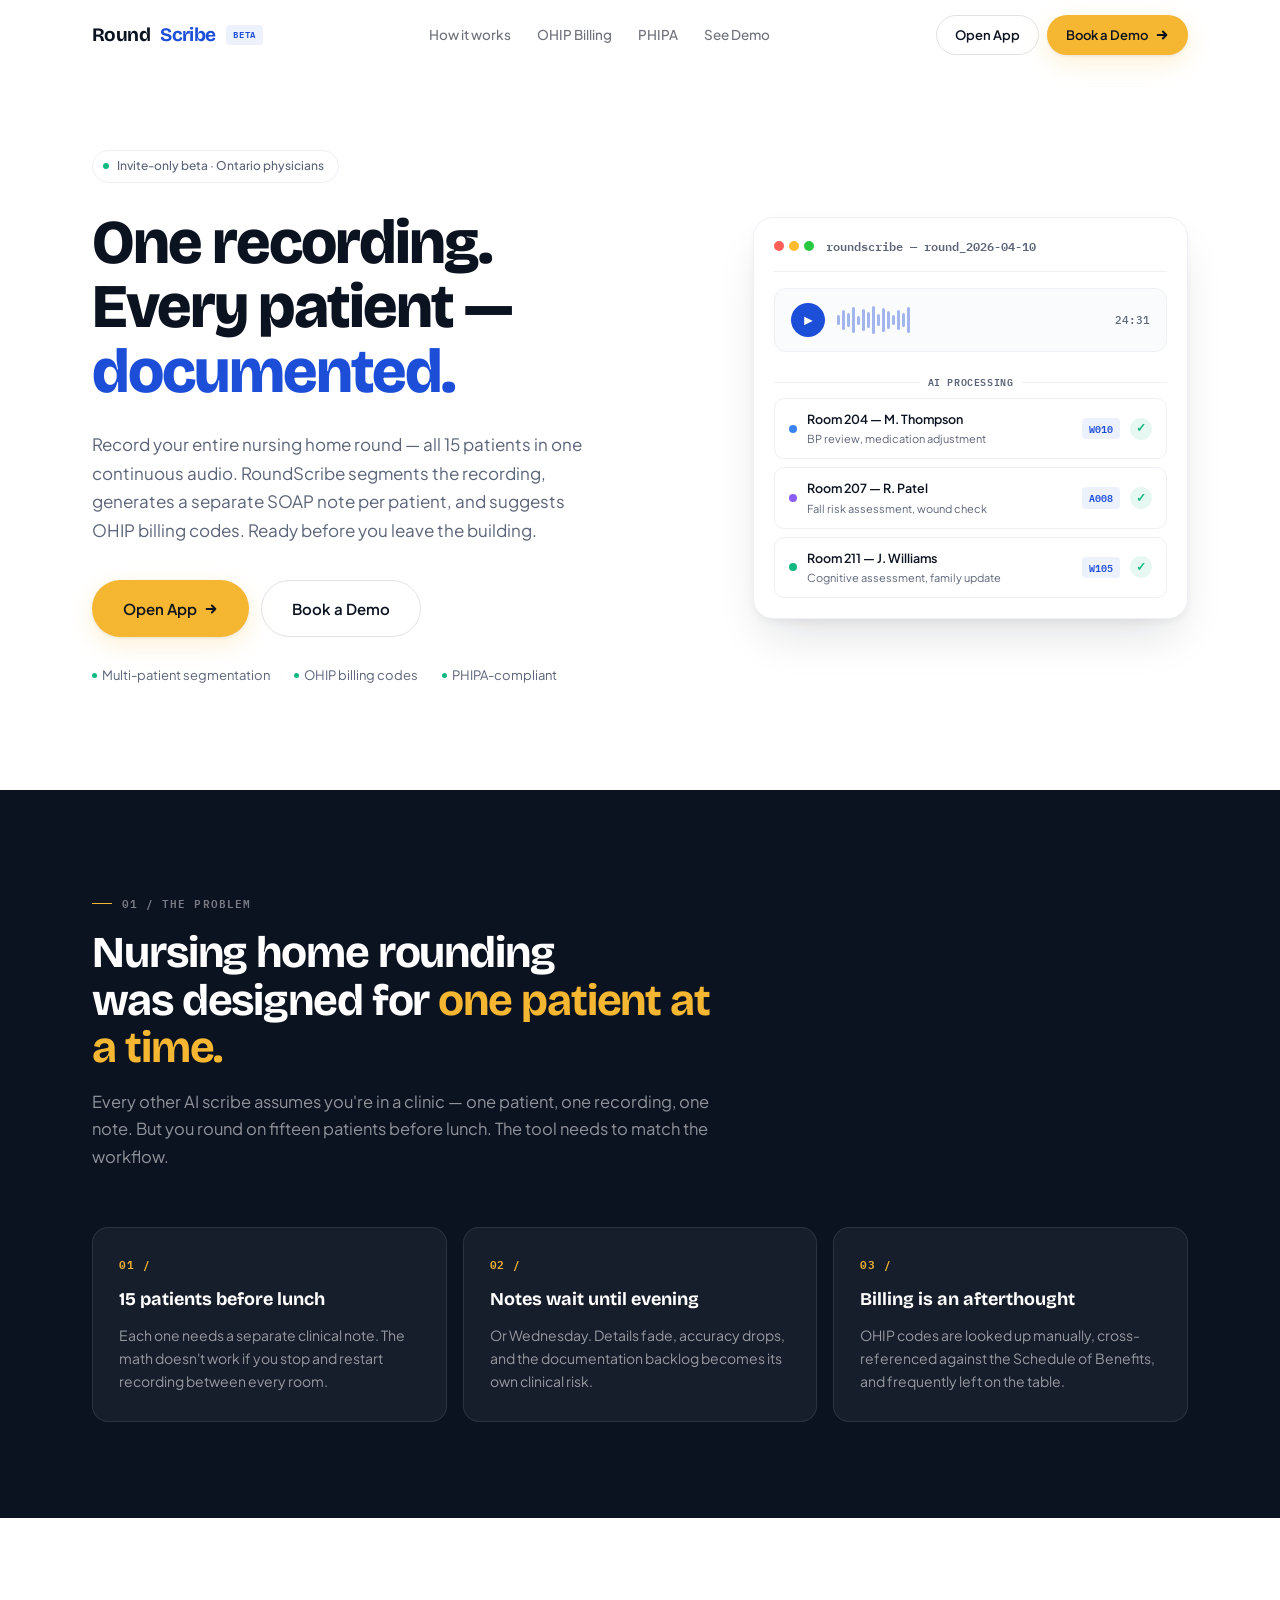
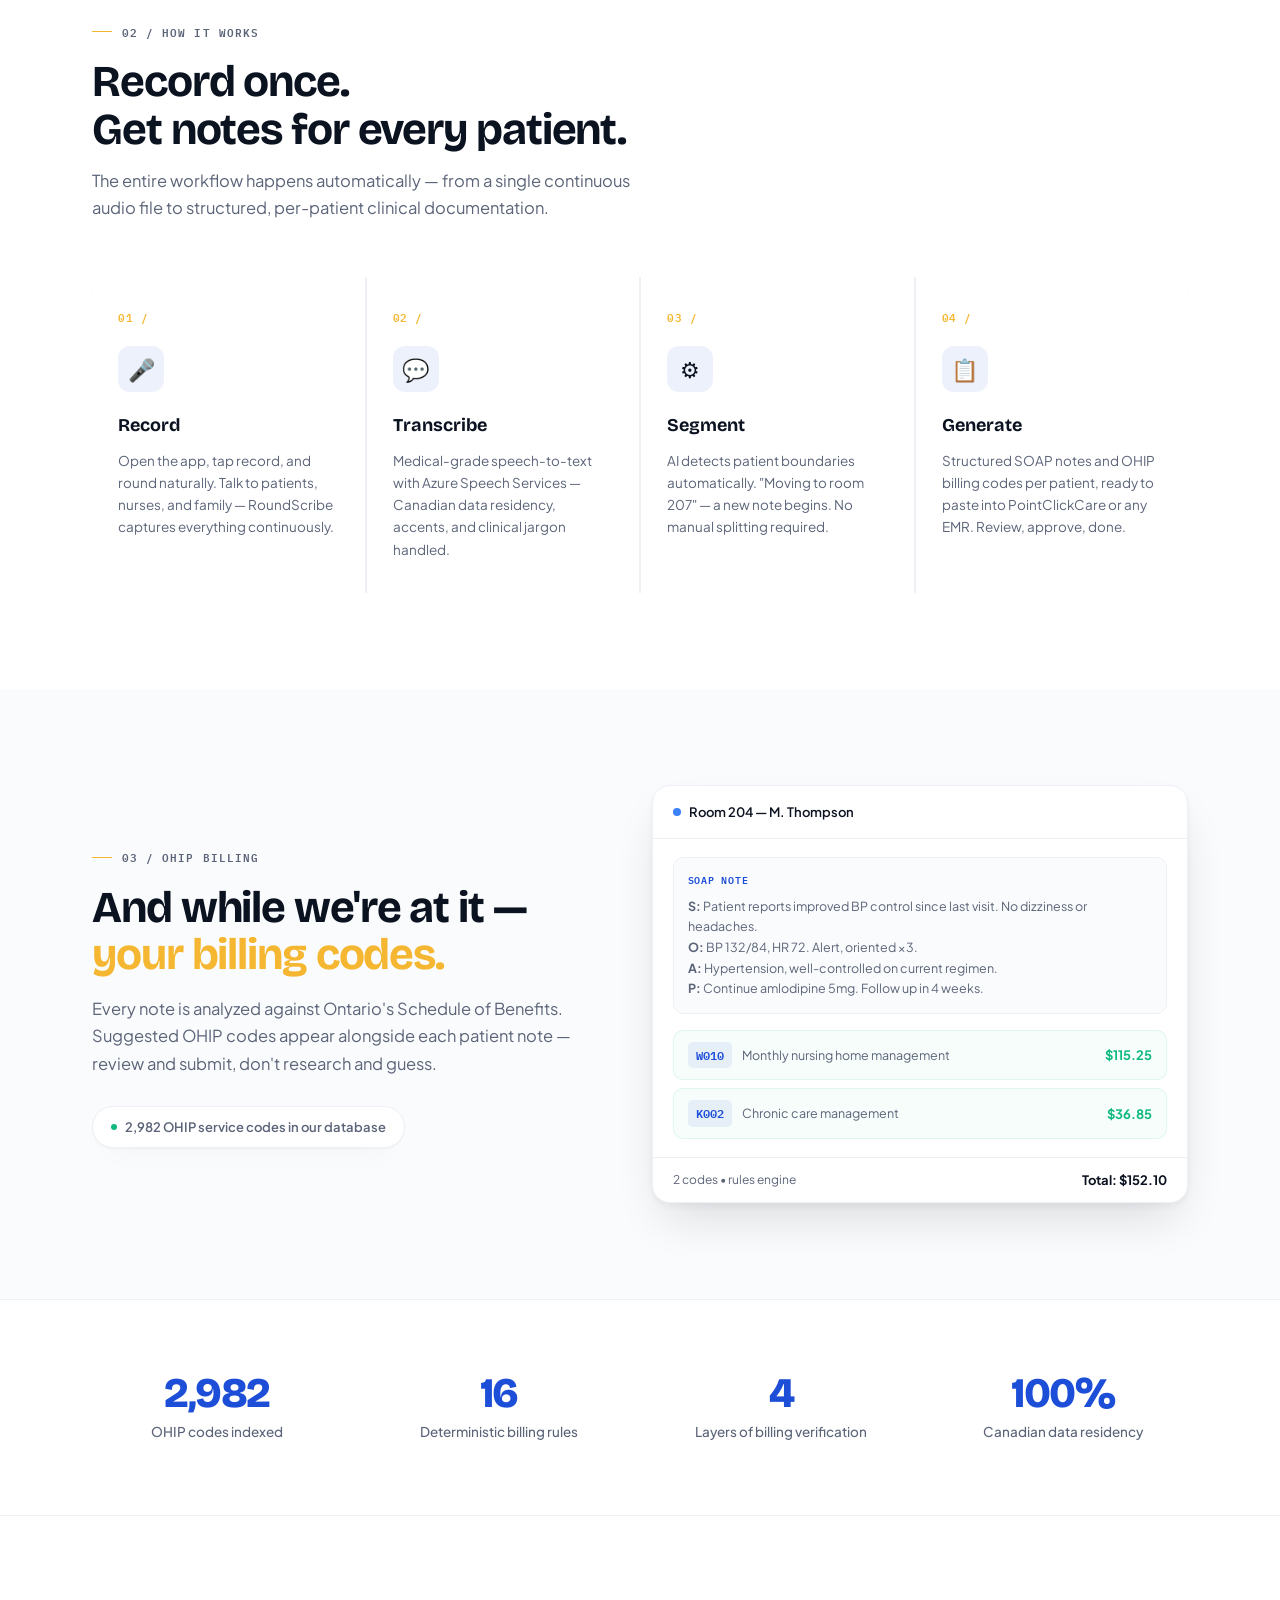
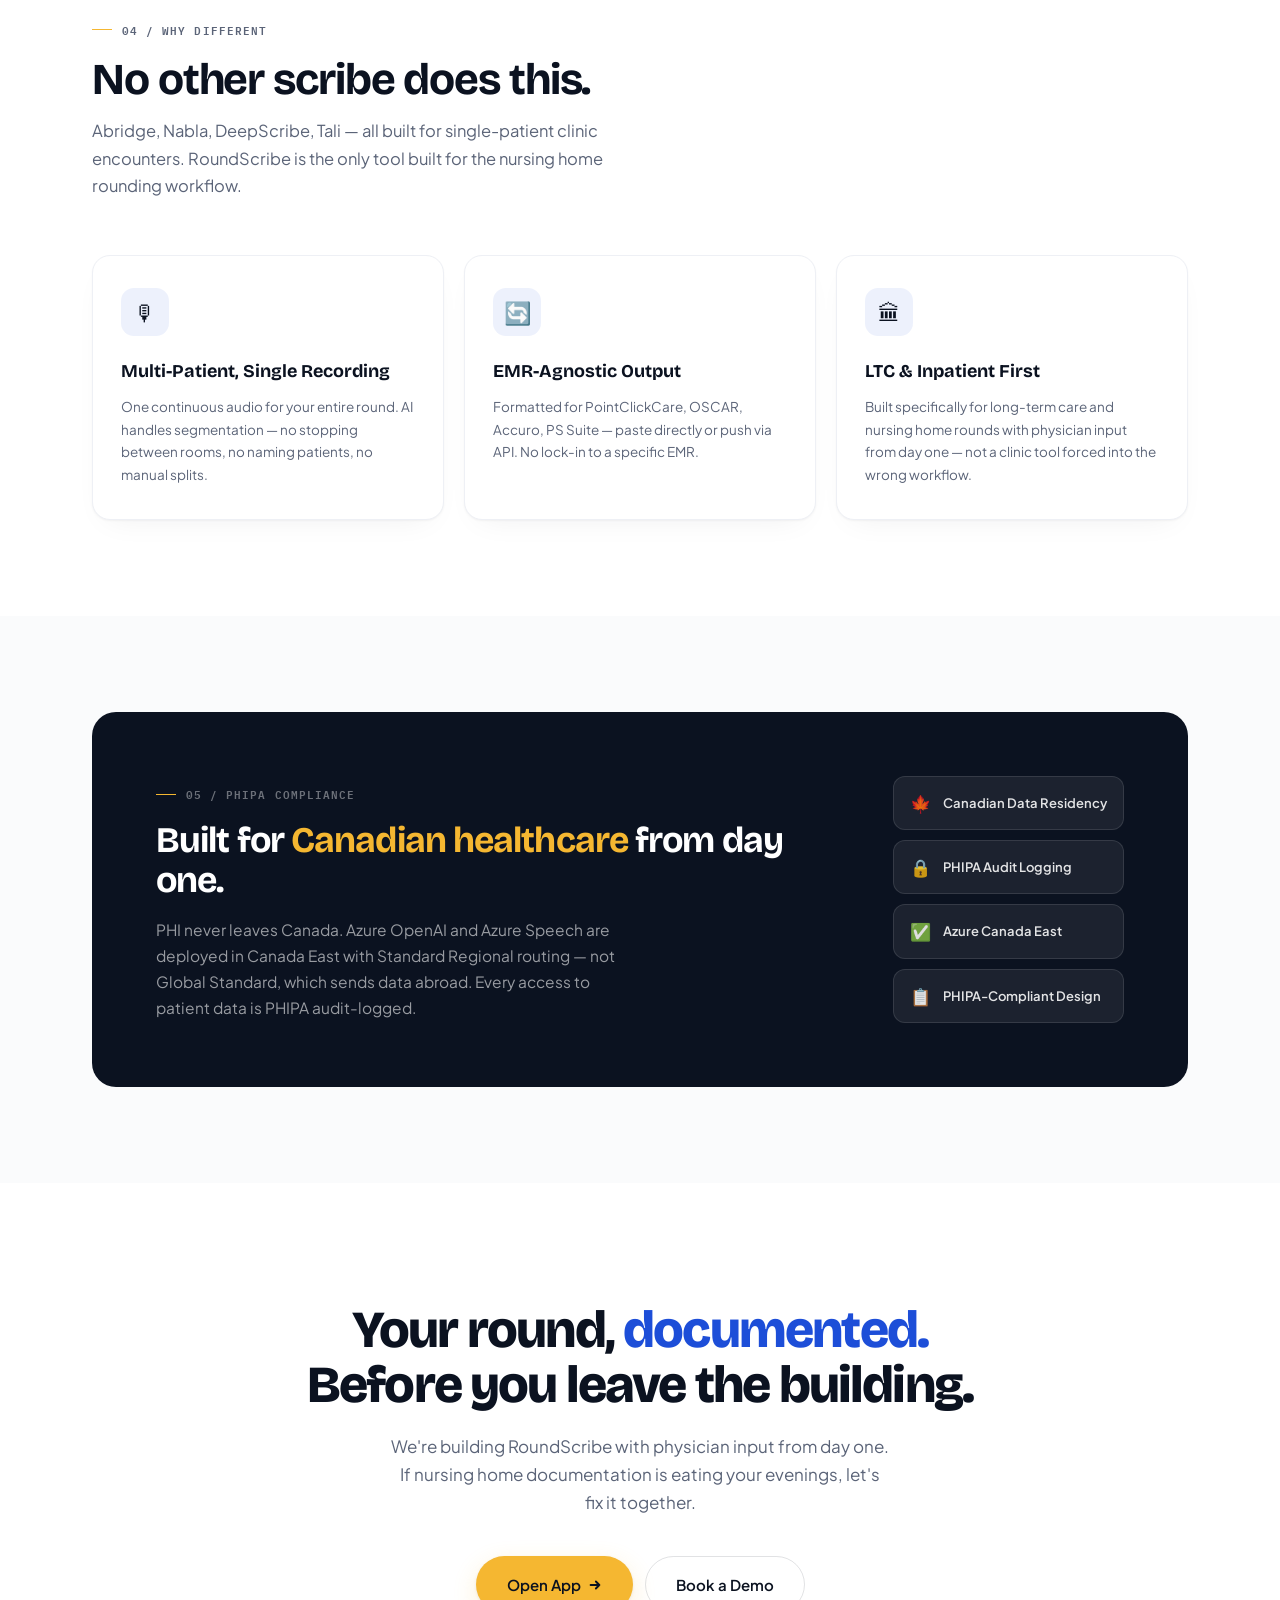
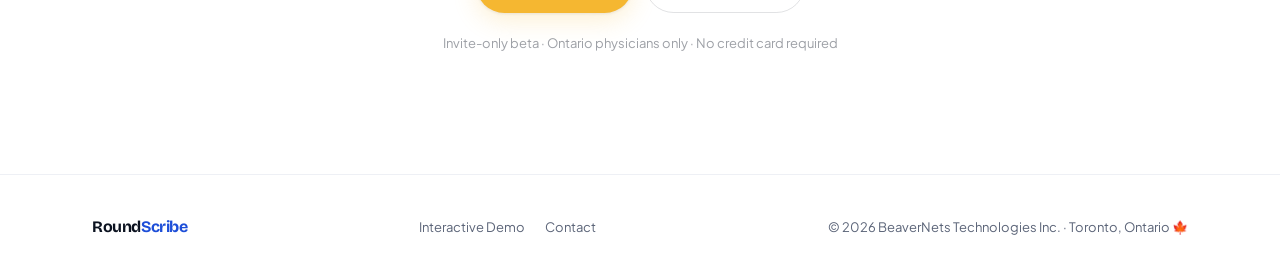
<file: index.html>
<!DOCTYPE html>
<html lang="en">
<head>
<meta charset="UTF-8">
<meta name="viewport" content="width=device-width, initial-scale=1.0">
<meta name="description" content="RoundScribe — AI-powered nursing home rounding notes. One recording, every patient documented, OHIP billing codes included.">
<meta name="keywords" content="nursing home rounding, clinical notes, OHIP billing, AI scribe, long-term care, EMR, Ontario physicians">
<meta name="author" content="BeaverNets Technologies Inc.">
<meta property="og:title" content="RoundScribe — AI-Powered Nursing Home Rounding Notes">
<meta property="og:description" content="One recording. Every patient documented. OHIP billing codes included.">
<meta property="og:type" content="website">
<meta property="og:url" content="https://roundscribe.ca">
<meta name="twitter:card" content="summary_large_image">
<meta name="twitter:title" content="RoundScribe — AI-Powered Nursing Home Rounding Notes">
<meta name="twitter:description" content="One recording. Every patient documented. OHIP billing codes included.">
<title>RoundScribe | AI-Powered Nursing Home Rounding Notes</title>
<link rel="icon" type="image/svg+xml" href="favicon.svg">
<link rel="preconnect" href="https://fonts.googleapis.com">
<link rel="preconnect" href="https://fonts.gstatic.com" crossorigin>
<link href="https://fonts.googleapis.com/css2?family=Bricolage+Grotesque:opsz,wght@12..96,400;12..96,500;12..96,600;12..96,700;12..96,800&family=Plus+Jakarta+Sans:wght@300;400;500;600;700&family=IBM+Plex+Mono:wght@400;500;600&display=swap" rel="stylesheet">
<style>
/* ── Design System ── */
:root {
  --bg:           #FFFFFF;
  --bg-subtle:    #FAFBFC;
  --ink:          #0B1220;
  --ink-80:       rgba(11,18,32,.80);
  --ink-60:       rgba(11,18,32,.60);
  --ink-40:       rgba(11,18,32,.40);
  --ink-12:       rgba(11,18,32,.12);
  --ink-08:       rgba(11,18,32,.08);
  --ink-04:       rgba(11,18,32,.04);
  --muted:        #5B6478;
  --hair:         #EEF0F5;

  --blue:         #1D4ED8;
  --blue-mid:     #3B82F6;
  --blue-soft:    rgba(29,78,216,.08);
  --gold:         #F5B731;
  --gold-soft:    rgba(245,183,49,.12);
  --emerald:      #10B981;
  --emerald-soft: rgba(16,185,129,.10);

  --fd: 'Bricolage Grotesque', sans-serif;
  --fb: 'Plus Jakarta Sans', sans-serif;
  --fm: 'IBM Plex Mono', monospace;

  --ease:         cubic-bezier(0.16, 1, 0.3, 1);
  --ease-q:       cubic-bezier(0.25, 1, 0.5, 1);

  --shadow-card:  0 1px 2px rgba(11,18,32,.04), 0 12px 32px -16px rgba(11,18,32,.08);
  --shadow-lg:    0 4px 6px rgba(11,18,32,.04), 0 24px 48px -12px rgba(11,18,32,.14);
  --shadow-btn:   0 1px 3px rgba(11,18,32,.08), 0 8px 24px rgba(245,183,49,.20);
  --shadow-btn-h: 0 2px 6px rgba(11,18,32,.10), 0 14px 32px rgba(245,183,49,.30);
}

* { margin: 0; padding: 0; box-sizing: border-box; }
html { scroll-behavior: smooth; overflow-x: hidden; }
body {
  font-family: var(--fb);
  background: var(--bg);
  color: var(--ink);
  -webkit-font-smoothing: antialiased;
  -moz-osx-font-smoothing: grayscale;
  overflow-x: hidden;
  line-height: 1.55;
}
a { color: inherit; text-decoration: none; }

/* ── Reveal ── */
.reveal { opacity: 0; transform: translateY(14px); transition: opacity .65s var(--ease), transform .65s var(--ease); }
.reveal.visible { opacity: 1; transform: none; }
.d1 { transition-delay: .08s; }
.d2 { transition-delay: .16s; }
.d3 { transition-delay: .24s; }
.d4 { transition-delay: .32s; }
.d5 { transition-delay: .40s; }

/* ── Layout ── */
.wrap { max-width: 1160px; margin: 0 auto; padding: 0 32px; }

/* ── Nav ── */
.nav {
  position: fixed; top: 0; left: 0; right: 0; z-index: 100;
  background: rgba(255,255,255,.72);
  backdrop-filter: saturate(1.5) blur(12px);
  -webkit-backdrop-filter: saturate(1.5) blur(12px);
  border-bottom: 1px solid transparent;
  transition: border-color .25s, background .25s;
}
.nav.scrolled { border-bottom-color: var(--hair); background: rgba(255,255,255,.94); }
.nav-inner {
  max-width: 1160px; margin: 0 auto; padding: 15px 32px;
  display: flex; align-items: center; justify-content: space-between; gap: 24px;
}
.nav-logo {
  display: flex; align-items: center; gap: 10px; flex-shrink: 0;
  font-family: var(--fd); font-size: 19px; font-weight: 700;
  letter-spacing: -.03em; color: var(--ink);
}
.nav-logo .s { color: var(--blue); }
.nav-badge {
  font-family: var(--fm); font-size: 9px; font-weight: 600;
  text-transform: uppercase; letter-spacing: .1em;
  background: var(--blue-soft); color: var(--blue);
  padding: 3px 7px; border-radius: 4px;
}
.nav-links { display: flex; gap: 26px; align-items: center; }
.nav-links a { font-size: 13.5px; font-weight: 500; color: var(--ink-60); transition: color .2s; }
.nav-links a:hover { color: var(--ink); }
.nav-actions { display: flex; gap: 8px; align-items: center; flex-shrink: 0; }

/* ── Buttons ── */
.btn {
  display: inline-flex; align-items: center; gap: 7px;
  font-family: var(--fb); font-weight: 600;
  border-radius: 999px; cursor: pointer;
  transition: all .25s var(--ease-q);
  border: 1px solid transparent; white-space: nowrap;
}
.btn svg { width: 14px; height: 14px; flex-shrink: 0; transition: transform .2s; }
.btn:hover svg { transform: translateX(3px); }
.btn-primary {
  background: var(--gold); color: var(--ink);
  box-shadow: var(--shadow-btn);
}
.btn-primary:hover { transform: translateY(-2px); box-shadow: var(--shadow-btn-h); background: #ffc543; }
.btn-ghost { background: transparent; color: var(--ink); border-color: var(--ink-12); }
.btn-ghost:hover { border-color: var(--ink-40); background: var(--ink-04); }
.btn-sm  { padding: 9px 18px;  font-size: 13px; }
.btn-md  { padding: 13px 24px; font-size: 14px; }
.btn-lg  { padding: 16px 30px; font-size: 15px; }

/* ── Section tag ── */
.section-tag {
  display: inline-flex; align-items: center; gap: 10px;
  font-family: var(--fm); font-size: 10.5px; font-weight: 600;
  text-transform: uppercase; letter-spacing: .1em; color: var(--muted);
  margin-bottom: 18px;
}
.section-tag::before { content: ''; width: 20px; height: 1px; background: var(--gold); }

/* ── HERO ── */
.hero {
  padding: 150px 0 104px;
  background: var(--bg);
  overflow: hidden;
}
.hero-grid {
  display: grid;
  grid-template-columns: 1.15fr 0.85fr;
  gap: 72px; align-items: center;
}
.hero-badge {
  display: inline-flex; align-items: center; gap: 8px;
  padding: 6px 14px 6px 10px; border-radius: 999px;
  background: var(--bg); border: 1px solid var(--hair);
  font-size: 12px; font-weight: 500; color: var(--muted);
  margin-bottom: 28px;
}
.hero-badge-dot {
  width: 6px; height: 6px; border-radius: 50%; background: var(--emerald);
  animation: pulsedot 2s ease-out infinite;
}
@keyframes pulsedot {
  0%   { box-shadow: 0 0 0 0 rgba(16,185,129,.4); }
  80%  { box-shadow: 0 0 0 8px rgba(16,185,129,0); }
  100% { box-shadow: 0 0 0 0 rgba(16,185,129,0); }
}
.hero h1 {
  font-family: var(--fd); font-weight: 800;
  font-size: 62px; line-height: 1.04; letter-spacing: -.032em;
  color: var(--ink); margin-bottom: 26px;
}
.hero h1 .line { display: block; }
.rot-container {
  display: inline-block;
  position: relative;
  overflow: hidden;
  vertical-align: bottom;
  height: 1.04em;
}
.rot-word {
  display: block;
  position: absolute;
  top: 0; left: 0;
  color: var(--blue);
  opacity: 0;
  transform: translateY(100%);
  transition: opacity .5s var(--ease), transform .5s var(--ease);
  white-space: nowrap;
}
.rot-word.active {
  opacity: 1;
  transform: translateY(0);
}
.rot-word.exit {
  opacity: 0;
  transform: translateY(-100%);
}
.hero-sub {
  font-size: 17px; color: var(--muted); line-height: 1.68;
  max-width: 490px; margin-bottom: 36px;
}
.hero-ctas { display: flex; gap: 12px; flex-wrap: wrap; margin-bottom: 28px; }
.hero-features {
  display: flex; align-items: center; gap: 10px; flex-wrap: wrap;
  font-size: 13px; color: var(--muted);
}
.hero-features .sep { color: var(--hair); }
.hero-feat { display: flex; align-items: center; gap: 5px; }
.hero-feat-dot { width: 5px; height: 5px; border-radius: 50%; background: var(--emerald); flex-shrink: 0; }

/* Hero mockup */
.hero-mockup {
  background: var(--bg);
  border: 1px solid var(--hair);
  border-radius: 20px;
  box-shadow: var(--shadow-lg);
  padding: 20px;
}
.mockup-header {
  display: flex; align-items: center; gap: 8px;
  margin-bottom: 16px; padding-bottom: 16px;
  border-bottom: 1px solid var(--hair);
}
.mockup-dots { display: flex; gap: 5px; }
.mockup-dots span {
  width: 10px; height: 10px; border-radius: 50%;
  background: var(--hair);
}
.mockup-dots span:nth-child(1) { background: #FF5F57; }
.mockup-dots span:nth-child(2) { background: #FEBC2E; }
.mockup-dots span:nth-child(3) { background: #28C840; }
.mockup-title { font-size: 11.5px; font-weight: 600; color: var(--muted); font-family: var(--fm); margin-left: 4px; }
.waveform {
  background: var(--bg-subtle);
  border: 1px solid var(--hair);
  border-radius: 12px;
  padding: 14px 16px;
  display: flex; align-items: center; gap: 12px;
  margin-bottom: 12px;
}
.wave-play {
  width: 34px; height: 34px; border-radius: 50%;
  background: var(--blue); color: #fff;
  display: flex; align-items: center; justify-content: center;
  font-size: 11px; flex-shrink: 0;
}
.wave-bars {
  display: flex; align-items: center; gap: 2px;
  flex: 1; height: 28px;
}
.wave-bars span {
  display: block; width: 3px; border-radius: 2px;
  background: var(--blue); opacity: .4;
  animation: wavebar 1.4s ease-in-out infinite;
}
@keyframes wavebar {
  0%, 100% { opacity: .25; transform: scaleY(.5); }
  50%       { opacity: .7;  transform: scaleY(1); }
}
.wave-time { font-family: var(--fm); font-size: 11px; color: var(--muted); font-weight: 500; flex-shrink: 0; }
.mockup-processing {
  text-align: center; padding: 10px 0 8px;
  font-family: var(--fm); font-size: 10px; font-weight: 600;
  color: var(--muted); letter-spacing: .06em; text-transform: uppercase;
  display: flex; align-items: center; justify-content: center; gap: 8px;
}
.mockup-processing::before, .mockup-processing::after {
  content: ''; flex: 1; height: 1px; background: var(--hair);
}
.patient-list { display: flex; flex-direction: column; gap: 8px; }
.patient-item {
  display: flex; align-items: center; gap: 10px;
  padding: 11px 14px;
  border: 1px solid var(--hair);
  border-radius: 10px; background: var(--bg);
  transition: border-color .2s, box-shadow .2s;
}
.patient-item:hover { border-color: var(--blue-mid); box-shadow: 0 2px 12px var(--blue-soft); }
.patient-color {
  width: 8px; height: 8px; border-radius: 50%; flex-shrink: 0;
}
.patient-info { flex: 1; min-width: 0; }
.patient-name { font-size: 12.5px; font-weight: 600; color: var(--ink); }
.patient-detail { font-size: 11px; color: var(--muted); margin-top: 1px; }
.patient-check {
  font-size: 12px; font-weight: 700; color: var(--emerald);
  background: var(--emerald-soft); width: 22px; height: 22px;
  border-radius: 50%; display: flex; align-items: center; justify-content: center;
  flex-shrink: 0;
}
.patient-code {
  font-family: var(--fm); font-size: 10px; font-weight: 600;
  color: var(--blue); background: var(--blue-soft);
  padding: 3px 7px; border-radius: 4px; flex-shrink: 0;
}

/* ── PROBLEM (dark) ── */
.problem {
  padding: 96px 0;
  background: var(--ink);
  overflow: hidden;
}
.problem .section-tag { color: rgba(255,255,255,.45); }
.problem .section-tag::before { background: var(--gold); }
.problem-head { max-width: 640px; margin-bottom: 56px; }
.problem-head h2 {
  font-family: var(--fd); font-weight: 700;
  font-size: 44px; line-height: 1.08; letter-spacing: -.025em;
  color: #fff; margin-bottom: 16px;
}
.problem-head h2 .g { color: var(--gold); }
.problem-head p { font-size: 16.5px; color: rgba(255,255,255,.55); line-height: 1.68; }
.problem-grid {
  display: grid; grid-template-columns: repeat(3, 1fr); gap: 16px;
}
.problem-card {
  background: rgba(255,255,255,.05);
  border: 1px solid rgba(255,255,255,.09);
  border-radius: 16px; padding: 28px 26px;
  transition: background .2s, border-color .2s;
}
.problem-card:hover {
  background: rgba(255,255,255,.08);
  border-color: rgba(255,255,255,.16);
}
.problem-num {
  font-family: var(--fm); font-size: 10.5px; font-weight: 600;
  color: var(--gold); letter-spacing: .08em; margin-bottom: 14px;
}
.problem-card h3 {
  font-family: var(--fd); font-weight: 700;
  font-size: 18px; color: #fff; margin-bottom: 10px;
}
.problem-card p { font-size: 14px; color: rgba(255,255,255,.55); line-height: 1.65; }

/* ── HOW IT WORKS ── */
.how { padding: 96px 0; }
.how-head { max-width: 560px; margin-bottom: 56px; }
.how-head h2 {
  font-family: var(--fd); font-weight: 700;
  font-size: 44px; line-height: 1.08; letter-spacing: -.025em;
  color: var(--ink); margin-bottom: 14px;
}
.how-head p { font-size: 16.5px; color: var(--muted); line-height: 1.65; }
.how-steps {
  display: grid; grid-template-columns: repeat(4, 1fr);
  gap: 2px; background: var(--hair); border-radius: 20px; overflow: hidden;
}
.how-step {
  background: var(--bg); padding: 32px 26px;
}
.step-num {
  font-family: var(--fm); font-size: 10.5px; font-weight: 600;
  color: var(--gold); letter-spacing: .06em; margin-bottom: 20px;
}
.step-icon {
  width: 46px; height: 46px; border-radius: 12px;
  background: var(--blue-soft);
  display: flex; align-items: center; justify-content: center;
  font-size: 22px; margin-bottom: 20px;
}
.how-step h3 {
  font-family: var(--fd); font-weight: 700;
  font-size: 18px; color: var(--ink); margin-bottom: 10px;
}
.how-step p { font-size: 13.5px; color: var(--muted); line-height: 1.65; }

/* ── BILLING ── */
.billing { padding: 96px 0; background: var(--bg-subtle); }
.billing-grid {
  display: grid; grid-template-columns: 1fr 1.1fr;
  gap: 72px; align-items: center;
}
.billing-copy h2 {
  font-family: var(--fd); font-weight: 700;
  font-size: 44px; line-height: 1.08; letter-spacing: -.025em;
  color: var(--ink); margin-bottom: 16px;
}
.billing-copy h2 .g { color: var(--gold); }
.billing-copy p {
  font-size: 16.5px; color: var(--muted); line-height: 1.68; margin-bottom: 28px;
}
.billing-stat {
  display: inline-flex; align-items: center; gap: 8px;
  background: var(--bg); border: 1px solid var(--hair);
  padding: 10px 18px; border-radius: 999px;
  font-size: 13px; font-weight: 600; color: var(--muted);
  box-shadow: var(--shadow-card);
}
.billing-stat-dot { width: 6px; height: 6px; border-radius: 50%; background: var(--emerald); }
.billing-mockup {
  background: var(--bg);
  border: 1px solid var(--hair);
  border-radius: 18px;
  box-shadow: var(--shadow-lg);
  overflow: hidden;
}
.bm-header {
  padding: 16px 20px;
  border-bottom: 1px solid var(--hair);
  display: flex; align-items: center; gap: 8px;
  font-size: 13px; font-weight: 600; color: var(--ink);
}
.bm-header-dot { width: 8px; height: 8px; border-radius: 50%; background: var(--blue-mid); }
.bm-body { padding: 18px 20px; }
.bm-soap {
  background: var(--bg-subtle);
  border: 1px solid var(--hair);
  border-radius: 10px; padding: 14px;
  margin-bottom: 16px;
  font-size: 12.5px; color: var(--muted);
  line-height: 1.65;
}
.bm-soap .soap-label {
  font-family: var(--fm); font-size: 9.5px; font-weight: 600;
  text-transform: uppercase; letter-spacing: .08em;
  color: var(--blue); margin-bottom: 8px;
}
.bm-codes { display: flex; flex-direction: column; gap: 8px; }
.bm-code {
  display: flex; align-items: center; justify-content: space-between;
  padding: 11px 14px;
  border: 1px solid var(--emerald-soft);
  background: rgba(16,185,129,.03);
  border-radius: 10px;
}
.bm-code-left { display: flex; align-items: center; gap: 10px; }
.bm-code-tag {
  font-family: var(--fm); font-size: 12px; font-weight: 600;
  color: var(--blue); background: var(--blue-soft);
  padding: 4px 8px; border-radius: 5px;
}
.bm-code-desc { font-size: 12.5px; color: var(--muted); }
.bm-code-fee { font-size: 13px; font-weight: 700; color: var(--emerald); }
.bm-footer {
  padding: 12px 20px; border-top: 1px solid var(--hair);
  display: flex; align-items: center; justify-content: space-between;
  font-size: 12px; color: var(--muted);
}
.bm-total { font-weight: 700; color: var(--ink); font-size: 13px; }

/* ── STATS ── */
.stats {
  padding: 72px 0;
  border-top: 1px solid var(--hair);
  border-bottom: 1px solid var(--hair);
}
.stats-grid {
  display: grid; grid-template-columns: repeat(4, 1fr); gap: 32px;
}
.stat-item { text-align: center; }
.stat-num {
  font-family: var(--fd); font-weight: 800;
  font-size: 42px; letter-spacing: -.035em;
  color: var(--ink); line-height: 1; margin-bottom: 8px;
}
.stat-num .sa { color: var(--blue); }
.stat-label { font-size: 13.5px; color: var(--muted); font-weight: 500; }

/* ── DIFFERENTIATORS ── */
.diff { padding: 96px 0; }
.diff-head { max-width: 560px; margin-bottom: 56px; }
.diff-head h2 {
  font-family: var(--fd); font-weight: 700;
  font-size: 44px; line-height: 1.08; letter-spacing: -.025em;
  color: var(--ink); margin-bottom: 14px;
}
.diff-head p { font-size: 16.5px; color: var(--muted); line-height: 1.65; }
.diff-grid {
  display: grid; grid-template-columns: repeat(3, 1fr); gap: 20px;
}
.diff-card {
  background: var(--bg);
  border: 1px solid var(--hair);
  border-radius: 18px; padding: 32px 28px;
  box-shadow: var(--shadow-card);
  transition: box-shadow .25s, border-color .25s, transform .25s var(--ease-q);
}
.diff-card:hover { box-shadow: var(--shadow-lg); border-color: var(--ink-12); transform: translateY(-3px); }
.diff-icon-wrap {
  width: 48px; height: 48px; border-radius: 13px;
  background: var(--blue-soft);
  display: flex; align-items: center; justify-content: center;
  font-size: 22px; margin-bottom: 22px;
}
.diff-card h3 {
  font-family: var(--fd); font-weight: 700;
  font-size: 18px; color: var(--ink); margin-bottom: 10px;
}
.diff-card p { font-size: 13.5px; color: var(--muted); line-height: 1.68; }

/* ── TRUST ── */
.trust { padding: 96px 0; background: var(--bg-subtle); }
.trust-box {
  background: var(--ink);
  border-radius: 24px; padding: 64px;
  display: grid; grid-template-columns: 1fr auto;
  gap: 56px; align-items: center;
}
.trust-copy h2 {
  font-family: var(--fd); font-weight: 700;
  font-size: 36px; letter-spacing: -.025em;
  color: #fff; line-height: 1.12; margin-bottom: 16px;
}
.trust-copy h2 span { color: var(--gold); }
.trust-copy p { font-size: 15.5px; color: rgba(255,255,255,.58); line-height: 1.68; max-width: 460px; }
.trust-badges { display: flex; flex-direction: column; gap: 10px; min-width: 230px; }
.trust-badge {
  display: flex; align-items: center; gap: 12px;
  background: rgba(255,255,255,.07);
  border: 1px solid rgba(255,255,255,.11);
  border-radius: 12px; padding: 13px 16px;
  font-size: 13px; font-weight: 600; color: rgba(255,255,255,.88);
  transition: background .2s;
}
.trust-badge:hover { background: rgba(255,255,255,.11); }
.trust-badge-icon { font-size: 17px; }

/* ── FINAL CTA ── */
.cta { padding: 120px 0; text-align: center; }
.cta h2 {
  font-family: var(--fd); font-weight: 800;
  font-size: 52px; letter-spacing: -.035em;
  color: var(--ink); line-height: 1.05; margin-bottom: 20px;
}
.cta h2 span { color: var(--blue); }
.cta-sub {
  font-size: 17px; color: var(--muted); line-height: 1.65;
  margin-bottom: 40px; max-width: 500px; margin-left: auto; margin-right: auto;
}
.cta-buttons { display: flex; justify-content: center; gap: 12px; flex-wrap: wrap; }
.cta-note {
  margin-top: 20px; font-size: 13px; color: var(--ink-40);
}

/* ── FOOTER ── */
footer {
  border-top: 1px solid var(--hair);
  padding: 40px 0;
}
.footer-inner {
  display: flex; align-items: center; justify-content: space-between; gap: 24px;
}
.footer-logo {
  font-family: var(--fd); font-size: 16px; font-weight: 700;
  letter-spacing: -.025em; color: var(--ink);
}
.footer-logo .s { color: var(--blue); }
.footer-links { display: flex; gap: 20px; }
.footer-links a { font-size: 13px; color: var(--muted); transition: color .2s; }
.footer-links a:hover { color: var(--ink); }
.footer-right { font-size: 13px; color: var(--muted); }

/* ── RESPONSIVE ── */
@media (max-width: 960px) {
  .hero-grid { grid-template-columns: 1fr; gap: 48px; }
  .hero h1 { font-size: 46px; }
  .hero-sub { max-width: 100%; }
  .hero-mockup { max-width: 480px; }
  .problem-grid { grid-template-columns: 1fr 1fr; }
  .how-steps { grid-template-columns: 1fr 1fr; }
  .billing-grid { grid-template-columns: 1fr; }
  .billing-copy { order: -1; }
  .stats-grid { grid-template-columns: repeat(2, 1fr); }
  .diff-grid { grid-template-columns: 1fr 1fr; }
  .trust-box { grid-template-columns: 1fr; padding: 44px; gap: 32px; }
  .trust-badges { flex-direction: row; flex-wrap: wrap; min-width: unset; }
  .cta h2 { font-size: 40px; }
  .footer-inner { flex-direction: column; text-align: center; }
  .footer-links { justify-content: center; }
}
@media (max-width: 600px) {
  .wrap { padding: 0 20px; }
  .nav-links { display: none; }
  .nav-inner { padding: 14px 20px; }
  .hero { padding: 120px 0 72px; }
  .hero h1 { font-size: 36px; }
  .problem-grid { grid-template-columns: 1fr; }
  .how-steps { grid-template-columns: 1fr; }
  .diff-grid { grid-template-columns: 1fr; }
  .stats-grid { grid-template-columns: 1fr 1fr; }
  .trust-box { padding: 32px 24px; }
  .trust-copy h2 { font-size: 28px; }
  .cta h2 { font-size: 30px; }
  .cta-buttons { flex-direction: column; align-items: center; }
  .how-step { border-radius: 0; }
  .problem-head h2 { font-size: 32px; }
  .how-head h2, .billing-copy h2, .diff-head h2 { font-size: 32px; }
}
</style>
</head>
<body>

<!-- NAV -->
<nav class="nav" id="main-nav">
  <div class="nav-inner">
    <div class="nav-logo">
      Round<span class="s">Scribe</span>
      <span class="nav-badge">Beta</span>
    </div>
    <div class="nav-links">
      <a href="#how">How it works</a>
      <a href="#billing">OHIP Billing</a>
      <a href="#compliance">PHIPA</a>
      <a href="demo/">See Demo</a>
    </div>
    <div class="nav-actions">
      <a href="https://app.roundscribe.ca" class="btn btn-ghost btn-sm">Open App</a>
      <a href="mailto:saman@physicianbillingassistant.ca?subject=RoundScribe%20Demo%20Request" class="btn btn-primary btn-sm">
        Book a Demo
        <svg viewBox="0 0 16 16" fill="none" stroke="currentColor" stroke-width="2.2" stroke-linecap="round" stroke-linejoin="round"><path d="M3 8h10M9 4l4 4-4 4"/></svg>
      </a>
    </div>
  </div>
</nav>

<!-- HERO -->
<section class="hero">
  <div class="wrap">
    <div class="hero-grid">
      <div class="hero-copy">
        <div class="hero-badge reveal">
          <span class="hero-badge-dot"></span>
          Invite-only beta &middot; Ontario physicians
        </div>
        <h1 class="reveal d1">
          <span class="line">One recording.</span>
          <span class="line">Every patient —</span>
          <span class="line"><span class="rot-container" id="rot-container" aria-live="polite"><span class="rot-word active" id="rot-w0">documented.</span><span class="rot-word" id="rot-w1">billed.</span><span class="rot-word" id="rot-w2">done.</span></span></span>
        </h1>
        <p class="hero-sub reveal d2">
          Record your entire nursing home round — all 15 patients in one continuous audio. RoundScribe segments the recording, generates a separate SOAP note per patient, and suggests OHIP billing codes. Ready before you leave the building.
        </p>
        <div class="hero-ctas reveal d3">
          <a href="https://app.roundscribe.ca" class="btn btn-primary btn-lg">
            Open App
            <svg viewBox="0 0 16 16" fill="none" stroke="currentColor" stroke-width="2.2" stroke-linecap="round" stroke-linejoin="round"><path d="M3 8h10M9 4l4 4-4 4"/></svg>
          </a>
          <a href="mailto:saman@physicianbillingassistant.ca?subject=RoundScribe%20Demo%20Request" class="btn btn-ghost btn-lg">Book a Demo</a>
        </div>
        <div class="hero-features reveal d4">
          <span class="hero-feat"><span class="hero-feat-dot"></span> Multi-patient segmentation</span>
          <span class="sep">&middot;</span>
          <span class="hero-feat"><span class="hero-feat-dot"></span> OHIP billing codes</span>
          <span class="sep">&middot;</span>
          <span class="hero-feat"><span class="hero-feat-dot"></span> PHIPA-compliant</span>
        </div>
      </div>

      <div class="hero-mockup reveal d2">
        <div class="mockup-header">
          <div class="mockup-dots"><span></span><span></span><span></span></div>
          <span class="mockup-title">roundscribe &mdash; round_2026-04-10</span>
        </div>

        <div class="waveform">
          <div class="wave-play">&#9654;</div>
          <div class="wave-bars">
            <span style="height:10px;animation-delay:0s"></span>
            <span style="height:20px;animation-delay:.1s"></span>
            <span style="height:14px;animation-delay:.2s"></span>
            <span style="height:26px;animation-delay:.05s"></span>
            <span style="height:9px;animation-delay:.3s"></span>
            <span style="height:22px;animation-delay:.15s"></span>
            <span style="height:16px;animation-delay:.25s"></span>
            <span style="height:28px;animation-delay:.08s"></span>
            <span style="height:12px;animation-delay:.22s"></span>
            <span style="height:24px;animation-delay:.12s"></span>
            <span style="height:18px;animation-delay:.18s"></span>
            <span style="height:10px;animation-delay:.28s"></span>
            <span style="height:20px;animation-delay:.06s"></span>
            <span style="height:14px;animation-delay:.24s"></span>
            <span style="height:26px;animation-delay:.14s"></span>
          </div>
          <div class="wave-time">24:31</div>
        </div>

        <div class="mockup-processing">AI Processing</div>

        <div class="patient-list">
          <div class="patient-item">
            <div class="patient-color" style="background:#3B82F6"></div>
            <div class="patient-info">
              <div class="patient-name">Room 204 &mdash; M. Thompson</div>
              <div class="patient-detail">BP review, medication adjustment</div>
            </div>
            <span class="patient-code">W010</span>
            <span class="patient-check">&#10003;</span>
          </div>
          <div class="patient-item">
            <div class="patient-color" style="background:#8B5CF6"></div>
            <div class="patient-info">
              <div class="patient-name">Room 207 &mdash; R. Patel</div>
              <div class="patient-detail">Fall risk assessment, wound check</div>
            </div>
            <span class="patient-code">A008</span>
            <span class="patient-check">&#10003;</span>
          </div>
          <div class="patient-item">
            <div class="patient-color" style="background:#10B981"></div>
            <div class="patient-info">
              <div class="patient-name">Room 211 &mdash; J. Williams</div>
              <div class="patient-detail">Cognitive assessment, family update</div>
            </div>
            <span class="patient-code">W105</span>
            <span class="patient-check">&#10003;</span>
          </div>
        </div>
      </div>
    </div>
  </div>
</section>

<!-- PROBLEM -->
<section class="problem">
  <div class="wrap">
    <div class="problem-head">
      <div class="section-tag reveal">01 / The Problem</div>
      <h2 class="reveal d1">Nursing home rounding<br>was designed for <span class="g">one patient at a time.</span></h2>
      <p class="reveal d2">Every other AI scribe assumes you're in a clinic — one patient, one recording, one note. But you round on fifteen patients before lunch. The tool needs to match the workflow.</p>
    </div>
    <div class="problem-grid">
      <div class="problem-card reveal">
        <div class="problem-num">01 /</div>
        <h3>15 patients before lunch</h3>
        <p>Each one needs a separate clinical note. The math doesn't work if you stop and restart recording between every room.</p>
      </div>
      <div class="problem-card reveal d1">
        <div class="problem-num">02 /</div>
        <h3>Notes wait until evening</h3>
        <p>Or Wednesday. Details fade, accuracy drops, and the documentation backlog becomes its own clinical risk.</p>
      </div>
      <div class="problem-card reveal d2">
        <div class="problem-num">03 /</div>
        <h3>Billing is an afterthought</h3>
        <p>OHIP codes are looked up manually, cross-referenced against the Schedule of Benefits, and frequently left on the table.</p>
      </div>
    </div>
  </div>
</section>

<!-- HOW IT WORKS -->
<section class="how" id="how">
  <div class="wrap">
    <div class="how-head">
      <div class="section-tag reveal">02 / How It Works</div>
      <h2 class="reveal d1">Record once.<br>Get notes for every patient.</h2>
      <p class="reveal d2">The entire workflow happens automatically — from a single continuous audio file to structured, per-patient clinical documentation.</p>
    </div>
    <div class="how-steps">
      <div class="how-step reveal">
        <div class="step-num">01 /</div>
        <div class="step-icon">&#127908;</div>
        <h3>Record</h3>
        <p>Open the app, tap record, and round naturally. Talk to patients, nurses, and family — RoundScribe captures everything continuously.</p>
      </div>
      <div class="how-step reveal d1">
        <div class="step-num">02 /</div>
        <div class="step-icon">&#128172;</div>
        <h3>Transcribe</h3>
        <p>Medical-grade speech-to-text with Azure Speech Services — Canadian data residency, accents, and clinical jargon handled.</p>
      </div>
      <div class="how-step reveal d2">
        <div class="step-num">03 /</div>
        <div class="step-icon">&#9881;</div>
        <h3>Segment</h3>
        <p>AI detects patient boundaries automatically. "Moving to room 207" — a new note begins. No manual splitting required.</p>
      </div>
      <div class="how-step reveal d3">
        <div class="step-num">04 /</div>
        <div class="step-icon">&#128203;</div>
        <h3>Generate</h3>
        <p>Structured SOAP notes and OHIP billing codes per patient, ready to paste into PointClickCare or any EMR. Review, approve, done.</p>
      </div>
    </div>
  </div>
</section>

<!-- OHIP BILLING -->
<section class="billing" id="billing">
  <div class="wrap">
    <div class="billing-grid">
      <div class="billing-copy">
        <div class="section-tag reveal">03 / OHIP Billing</div>
        <h2 class="reveal d1">And while we're at it — <span class="g">your billing codes.</span></h2>
        <p class="reveal d2">Every note is analyzed against Ontario's Schedule of Benefits. Suggested OHIP codes appear alongside each patient note — review and submit, don't research and guess.</p>
        <div class="billing-stat reveal d3">
          <span class="billing-stat-dot"></span>
          2,982 OHIP service codes in our database
        </div>
      </div>

      <div class="billing-mockup reveal d1">
        <div class="bm-header">
          <span class="bm-header-dot"></span>
          Room 204 &mdash; M. Thompson
        </div>
        <div class="bm-body">
          <div class="bm-soap">
            <div class="soap-label">SOAP Note</div>
            <strong>S:</strong> Patient reports improved BP control since last visit. No dizziness or headaches.<br>
            <strong>O:</strong> BP 132/84, HR 72. Alert, oriented &times;3.<br>
            <strong>A:</strong> Hypertension, well-controlled on current regimen.<br>
            <strong>P:</strong> Continue amlodipine 5mg. Follow up in 4 weeks.
          </div>
          <div class="bm-codes">
            <div class="bm-code">
              <div class="bm-code-left">
                <span class="bm-code-tag">W010</span>
                <span class="bm-code-desc">Monthly nursing home management</span>
              </div>
              <span class="bm-code-fee">$115.25</span>
            </div>
            <div class="bm-code">
              <div class="bm-code-left">
                <span class="bm-code-tag">K002</span>
                <span class="bm-code-desc">Chronic care management</span>
              </div>
              <span class="bm-code-fee">$36.85</span>
            </div>
          </div>
        </div>
        <div class="bm-footer">
          <span>2 codes &bull; rules engine</span>
          <span class="bm-total">Total: $152.10</span>
        </div>
      </div>
    </div>
  </div>
</section>

<!-- STATS -->
<section class="stats">
  <div class="wrap">
    <div class="stats-grid">
      <div class="stat-item reveal">
        <div class="stat-num"><span class="sa">2,982</span></div>
        <div class="stat-label">OHIP codes indexed</div>
      </div>
      <div class="stat-item reveal d1">
        <div class="stat-num"><span class="sa">16</span></div>
        <div class="stat-label">Deterministic billing rules</div>
      </div>
      <div class="stat-item reveal d2">
        <div class="stat-num"><span class="sa">4</span></div>
        <div class="stat-label">Layers of billing verification</div>
      </div>
      <div class="stat-item reveal d3">
        <div class="stat-num"><span class="sa">100%</span></div>
        <div class="stat-label">Canadian data residency</div>
      </div>
    </div>
  </div>
</section>

<!-- DIFFERENTIATORS -->
<section class="diff">
  <div class="wrap">
    <div class="diff-head">
      <div class="section-tag reveal">04 / Why Different</div>
      <h2 class="reveal d1">No other scribe does this.</h2>
      <p class="reveal d2">Abridge, Nabla, DeepScribe, Tali — all built for single-patient clinic encounters. RoundScribe is the only tool built for the nursing home rounding workflow.</p>
    </div>
    <div class="diff-grid">
      <div class="diff-card reveal">
        <div class="diff-icon-wrap">&#127897;</div>
        <h3>Multi-Patient, Single Recording</h3>
        <p>One continuous audio for your entire round. AI handles segmentation — no stopping between rooms, no naming patients, no manual splits.</p>
      </div>
      <div class="diff-card reveal d1">
        <div class="diff-icon-wrap">&#128260;</div>
        <h3>EMR-Agnostic Output</h3>
        <p>Formatted for PointClickCare, OSCAR, Accuro, PS Suite — paste directly or push via API. No lock-in to a specific EMR.</p>
      </div>
      <div class="diff-card reveal d2">
        <div class="diff-icon-wrap">&#127963;</div>
        <h3>LTC &amp; Inpatient First</h3>
        <p>Built specifically for long-term care and nursing home rounds with physician input from day one — not a clinic tool forced into the wrong workflow.</p>
      </div>
    </div>
  </div>
</section>

<!-- TRUST / PHIPA -->
<section class="trust" id="compliance">
  <div class="wrap">
    <div class="trust-box">
      <div class="trust-copy">
        <div class="section-tag reveal" style="color:rgba(255,255,255,.4)">05 / PHIPA Compliance</div>
        <h2 class="reveal d1">Built for <span>Canadian healthcare</span> from day one.</h2>
        <p class="reveal d2">PHI never leaves Canada. Azure OpenAI and Azure Speech are deployed in Canada East with Standard Regional routing — not Global Standard, which sends data abroad. Every access to patient data is PHIPA audit-logged.</p>
      </div>
      <div class="trust-badges reveal d2">
        <div class="trust-badge"><span class="trust-badge-icon">&#127809;</span> Canadian Data Residency</div>
        <div class="trust-badge"><span class="trust-badge-icon">&#128274;</span> PHIPA Audit Logging</div>
        <div class="trust-badge"><span class="trust-badge-icon">&#9989;</span> Azure Canada East</div>
        <div class="trust-badge"><span class="trust-badge-icon">&#128203;</span> PHIPA-Compliant Design</div>
      </div>
    </div>
  </div>
</section>

<!-- FINAL CTA -->
<section class="cta">
  <div class="wrap">
    <h2 class="reveal">Your round, <span>documented.</span><br>Before you leave the building.</h2>
    <p class="cta-sub reveal d1">We're building RoundScribe with physician input from day one. If nursing home documentation is eating your evenings, let's fix it together.</p>
    <div class="cta-buttons reveal d2">
      <a href="https://app.roundscribe.ca" class="btn btn-primary btn-lg">
        Open App
        <svg viewBox="0 0 16 16" fill="none" stroke="currentColor" stroke-width="2.2" stroke-linecap="round" stroke-linejoin="round"><path d="M3 8h10M9 4l4 4-4 4"/></svg>
      </a>
      <a href="mailto:saman@physicianbillingassistant.ca?subject=RoundScribe%20Demo%20Request" class="btn btn-ghost btn-lg">Book a Demo</a>
    </div>
    <p class="cta-note reveal d3">Invite-only beta &middot; Ontario physicians only &middot; No credit card required</p>
  </div>
</section>

<!-- FOOTER -->
<footer>
  <div class="wrap">
    <div class="footer-inner">
      <div class="footer-logo">Round<span class="s">Scribe</span></div>
      <div class="footer-links">
        <a href="demo/">Interactive Demo</a>
        <a href="mailto:saman@physicianbillingassistant.ca">Contact</a>
      </div>
      <div class="footer-right">&copy; 2026 BeaverNets Technologies Inc. &middot; Toronto, Ontario &#127809;</div>
    </div>
  </div>
</footer>

<script>
/* ── Nav scroll state ── */
const nav = document.getElementById('main-nav');
const onScroll = () => nav.classList.toggle('scrolled', window.scrollY > 20);
window.addEventListener('scroll', onScroll, { passive: true });

/* ── Reveal on scroll ── */
const reveals = document.querySelectorAll('.reveal');
const io = new IntersectionObserver((entries) => {
  entries.forEach(e => { if (e.isIntersecting) { e.target.classList.add('visible'); io.unobserve(e.target); } });
}, { threshold: 0.12 });
reveals.forEach(el => io.observe(el));

/* ── Rotating hero word ── */
(function() {
  const words = ['documented.', 'billed.', 'done.'];
  const els = words.map((_, i) => document.getElementById('rot-w' + i));
  const container = document.getElementById('rot-container');
  if (!container) return;

  // Size container to widest word
  let maxW = 0;
  els.forEach(el => { const w = el.getBoundingClientRect().width; if (w > maxW) maxW = w; });
  container.style.width = maxW + 'px';

  let cur = 0;
  setInterval(() => {
    const next = (cur + 1) % words.length;
    els[cur].classList.remove('active');
    els[cur].classList.add('exit');
    setTimeout(() => { els[cur].classList.remove('exit'); cur = next; els[cur].classList.add('active'); }, 500);
  }, 2800);
})();
</script>
</body>
</html>
</file>
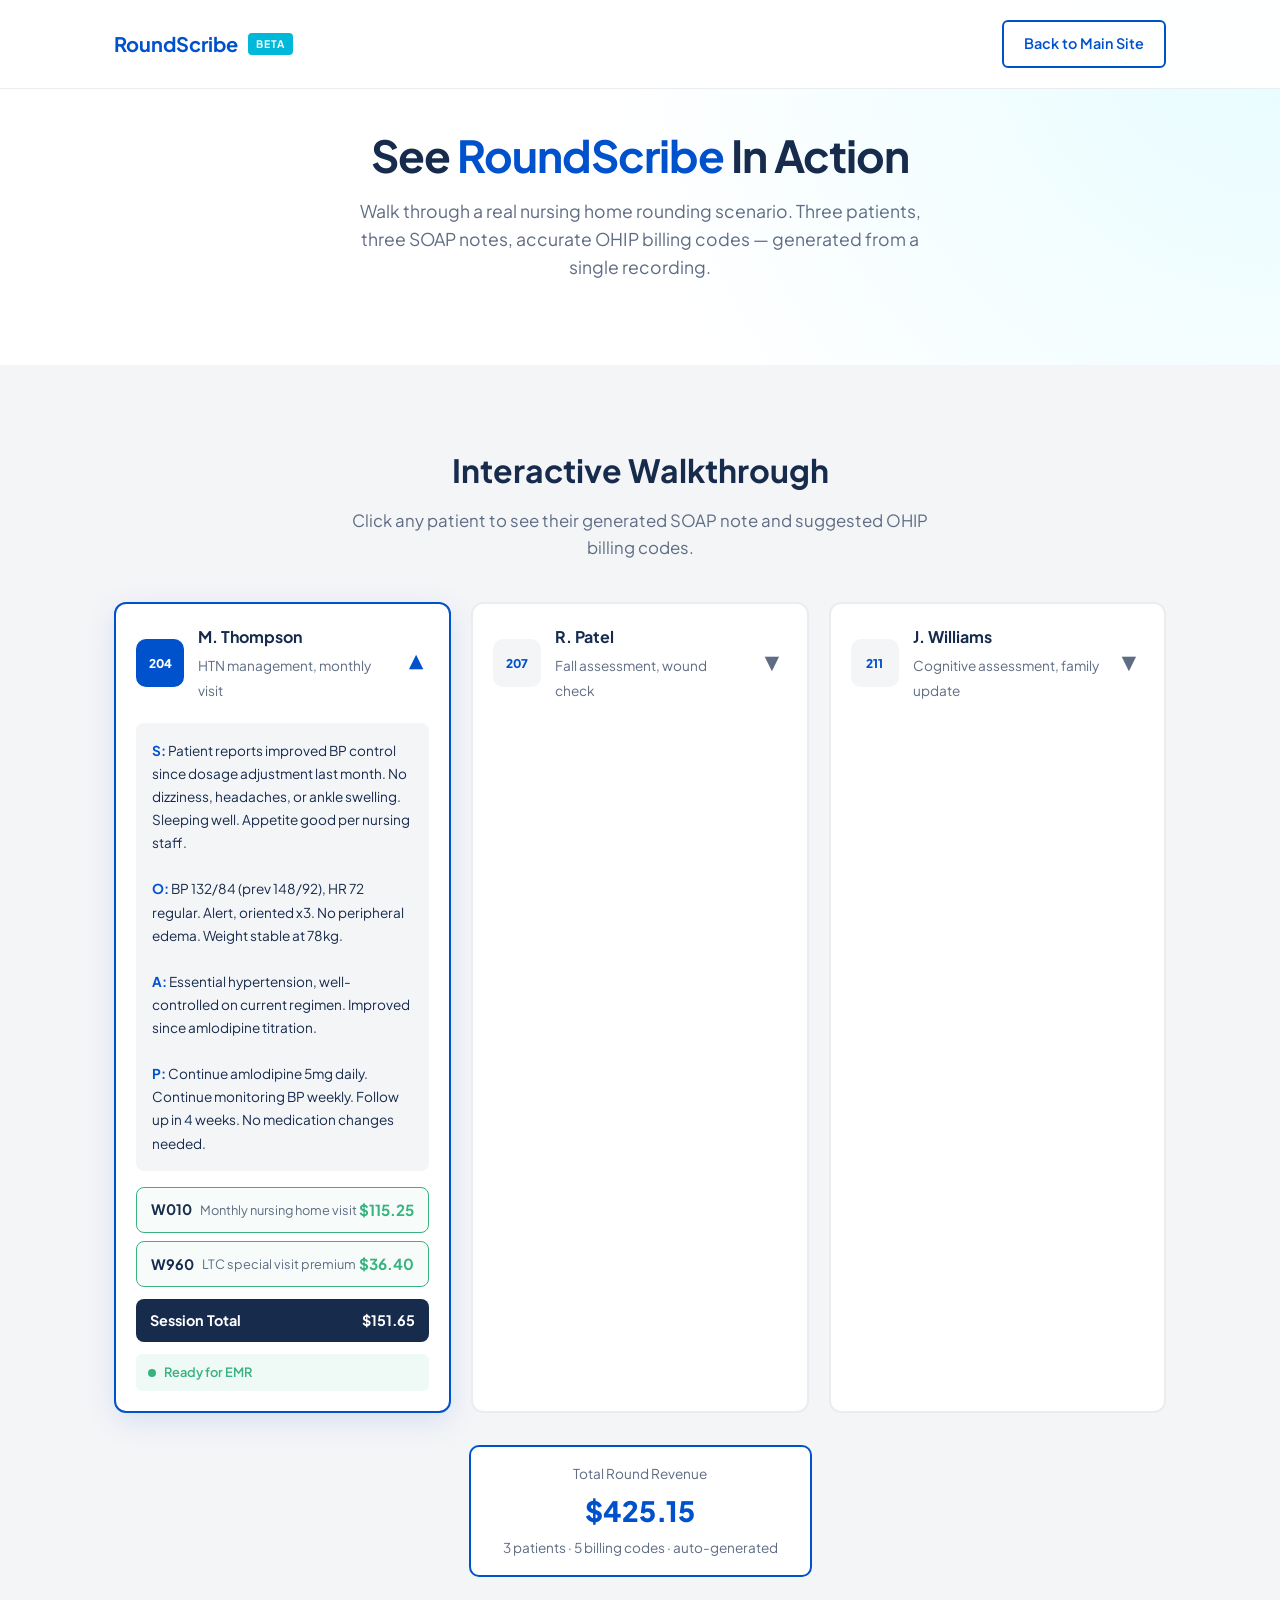
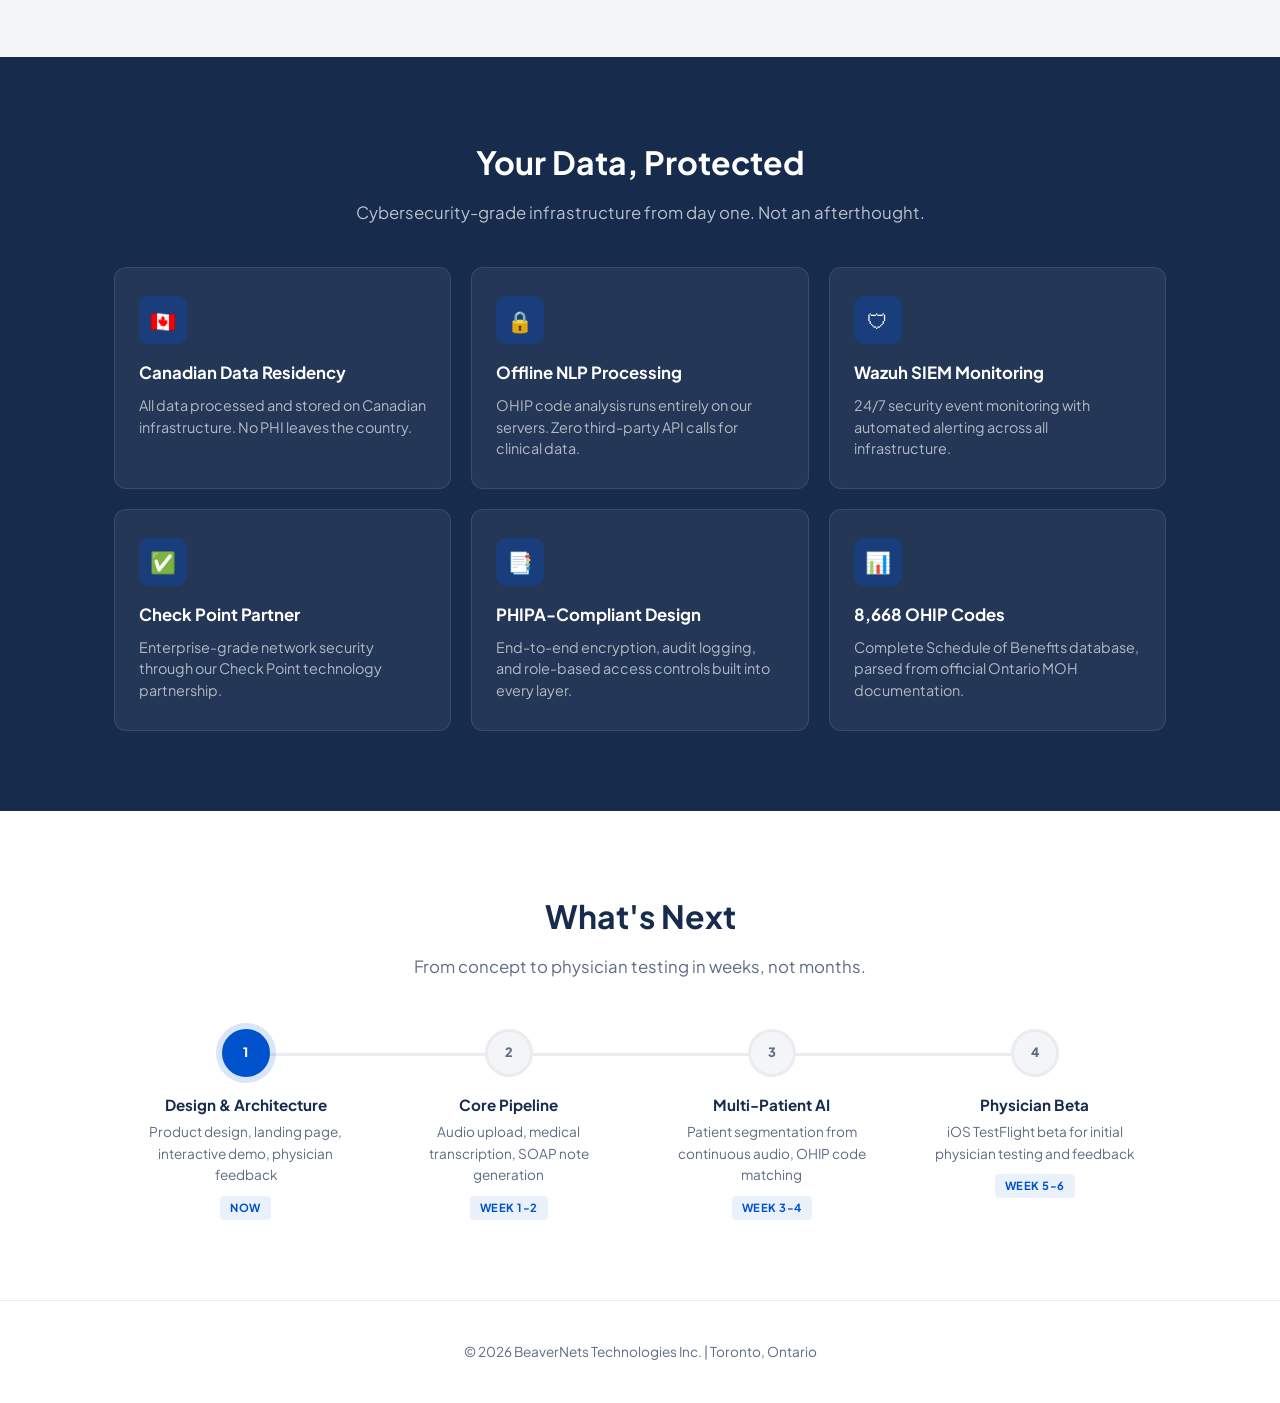
<file: demo/index.html>
<!DOCTYPE html>
<html lang="en">
<head>
    <meta charset="UTF-8">
    <meta name="viewport" content="width=device-width, initial-scale=1.0">
    <meta name="description" content="RoundScribe Interactive Demo — See AI-powered nursing home rounding notes and OHIP billing code suggestions in action.">
    <meta name="robots" content="noindex, nofollow">

    <title>RoundScribe Demo | Interactive Walkthrough</title>

    <link rel="icon" type="image/svg+xml" href="favicon.svg">
    <link href="https://fonts.googleapis.com/css2?family=Plus+Jakarta+Sans:wght@400;500;600;700;800&display=swap" rel="stylesheet">
    <link rel="stylesheet" href="styles.css">
</head>
<body>

    <!-- HEADER -->
    <header>
        <div class="container flex nav-wrapper">
            <a href="https://roundscribe.ca" class="logo">
                RoundScribe <span class="badge">BETA</span>
            </a>
            <a href="https://roundscribe.ca" class="btn btn-outline" style="padding: 10px 20px; font-size: 0.9rem;">Back to Main Site</a>
        </div>
    </header>

    <!-- HERO -->
    <section class="hero">
        <div class="container">
            <h1>See <span class="highlight">RoundScribe</span> In Action</h1>
            <p>Walk through a real nursing home rounding scenario. Three patients, three SOAP notes, accurate OHIP billing codes — generated from a single recording.</p>
        </div>
    </section>

    <!-- INTERACTIVE DEMO -->
    <section class="section-padding demo" id="demo">
        <div class="container">
            <h2 class="text-center">Interactive Walkthrough</h2>
            <p class="text-center demo-sub">Click any patient to see their generated SOAP note and suggested OHIP billing codes.</p>

            <div class="patient-cards-grid">

                <!-- Patient 1: Room 204 -->
                <div class="demo-patient-card active" data-patient="1">
                    <div class="card-header">
                        <div class="card-room">204</div>
                        <div class="card-header-text">
                            <h3>M. Thompson</h3>
                            <span>HTN management, monthly visit</span>
                        </div>
                        <div class="card-toggle">&#9660;</div>
                    </div>
                    <div class="card-body">
                        <div class="card-body-inner">
                            <div class="soap-note">
                                <span class="soap-label">S:</span> Patient reports improved BP control since dosage adjustment last month. No dizziness, headaches, or ankle swelling. Sleeping well. Appetite good per nursing staff.<br><br>
                                <span class="soap-label">O:</span> BP 132/84 (prev 148/92), HR 72 regular. Alert, oriented x3. No peripheral edema. Weight stable at 78kg.<br><br>
                                <span class="soap-label">A:</span> Essential hypertension, well-controlled on current regimen. Improved since amlodipine titration.<br><br>
                                <span class="soap-label">P:</span> Continue amlodipine 5mg daily. Continue monitoring BP weekly. Follow up in 4 weeks. No medication changes needed.
                            </div>
                            <div class="billing-codes-list">
                                <div class="billing-code-row">
                                    <div class="code-info">
                                        <span class="code-label">W010</span>
                                        <span class="code-desc">Monthly nursing home visit</span>
                                    </div>
                                    <span class="code-fee">$115.25</span>
                                </div>
                                <div class="billing-code-row">
                                    <div class="code-info">
                                        <span class="code-label">W960</span>
                                        <span class="code-desc">LTC special visit premium</span>
                                    </div>
                                    <span class="code-fee">$36.40</span>
                                </div>
                            </div>
                            <div class="billing-total">
                                <span>Session Total</span>
                                <span>$151.65</span>
                            </div>
                            <div class="emr-status">
                                <div class="emr-status-dot"></div>
                                Ready for EMR
                            </div>
                        </div>
                    </div>
                </div>

                <!-- Patient 2: Room 207 -->
                <div class="demo-patient-card" data-patient="2">
                    <div class="card-header">
                        <div class="card-room">207</div>
                        <div class="card-header-text">
                            <h3>R. Patel</h3>
                            <span>Fall assessment, wound check</span>
                        </div>
                        <div class="card-toggle">&#9660;</div>
                    </div>
                    <div class="card-body">
                        <div class="card-body-inner">
                            <div class="soap-note">
                                <span class="soap-label">S:</span> Nursing staff reports patient had a near-fall yesterday reaching for walker. No injury. Patient says left knee "gives out sometimes." Denies pain at wound site on right shin.<br><br>
                                <span class="soap-label">O:</span> Gait assessed — mildly unsteady, uses walker. Left knee: no effusion, mild crepitus on flexion. Right shin wound: 2cm, clean, granulating well, no erythema or discharge. Vitals stable.<br><br>
                                <span class="soap-label">A:</span> 1. Fall risk — likely related to left knee instability. 2. Right shin laceration — healing appropriately.<br><br>
                                <span class="soap-label">P:</span> Physiotherapy reassessment for fall prevention. Continue current wound care protocol. Reassess wound in 1 week. Updated fall risk score in chart.
                            </div>
                            <div class="billing-codes-list">
                                <div class="billing-code-row">
                                    <div class="code-info">
                                        <span class="code-label">W121</span>
                                        <span class="code-desc">Subsequent nursing home visit</span>
                                    </div>
                                    <span class="code-fee">$34.10</span>
                                </div>
                                <div class="billing-code-row">
                                    <div class="code-info">
                                        <span class="code-label">W960</span>
                                        <span class="code-desc">LTC special visit premium</span>
                                    </div>
                                    <span class="code-fee">$36.40</span>
                                </div>
                            </div>
                            <div class="billing-total">
                                <span>Session Total</span>
                                <span>$70.50</span>
                            </div>
                            <div class="emr-status">
                                <div class="emr-status-dot"></div>
                                Ready for EMR
                            </div>
                        </div>
                    </div>
                </div>

                <!-- Patient 3: Room 211 -->
                <div class="demo-patient-card" data-patient="3">
                    <div class="card-header">
                        <div class="card-room">211</div>
                        <div class="card-header-text">
                            <h3>J. Williams</h3>
                            <span>Cognitive assessment, family update</span>
                        </div>
                        <div class="card-toggle">&#9660;</div>
                    </div>
                    <div class="card-body">
                        <div class="card-body-inner">
                            <div class="soap-note">
                                <span class="soap-label">S:</span> Daughter present — reports father has been more confused at sundown over past 2 weeks. Wandering at night per nursing staff. Eating less. No new medications. No recent illness or falls.<br><br>
                                <span class="soap-label">O:</span> MMSE 18/30 (prev 22/30 three months ago). Oriented to person only. Pleasant, cooperative. No focal neurological deficits. Vitals within normal limits. Weight down 1.5kg from last month.<br><br>
                                <span class="soap-label">A:</span> Alzheimer's dementia — progressive cognitive decline with sundowning and weight loss. Significant 4-point MMSE drop warrants attention.<br><br>
                                <span class="soap-label">P:</span> 1. Review donepezil dosing — consider increase to 10mg. 2. Nutritional supplements, dietary consult. 3. Nursing to implement sundowning protocol. 4. Family meeting to discuss care trajectory and goals of care. Follow up 2 weeks.
                            </div>
                            <div class="billing-codes-list">
                                <div class="billing-code-row">
                                    <div class="code-info">
                                        <span class="code-label">W010</span>
                                        <span class="code-desc">Monthly nursing home visit</span>
                                    </div>
                                    <span class="code-fee">$115.25</span>
                                </div>
                                <div class="billing-code-row">
                                    <div class="code-info">
                                        <span class="code-label">W105</span>
                                        <span class="code-desc">Chronic care assessment</span>
                                    </div>
                                    <span class="code-fee">$87.75</span>
                                </div>
                            </div>
                            <div class="billing-total">
                                <span>Session Total</span>
                                <span>$203.00</span>
                            </div>
                            <div class="emr-status">
                                <div class="emr-status-dot"></div>
                                Ready for EMR
                            </div>
                        </div>
                    </div>
                </div>

            </div>

            <!-- Round summary -->
            <div style="margin-top: 32px; text-align: center;">
                <div style="display: inline-block; background: white; border: 2px solid var(--primary); border-radius: 10px; padding: 16px 32px;">
                    <span style="font-size: 0.85rem; color: var(--text-gray); display: block; margin-bottom: 4px;">Total Round Revenue</span>
                    <span style="font-size: 1.75rem; font-weight: 800; color: var(--primary);">$425.15</span>
                    <span style="font-size: 0.85rem; color: var(--text-gray); display: block; margin-top: 4px;">3 patients &middot; 5 billing codes &middot; auto-generated</span>
                </div>
            </div>
        </div>
    </section>

    <!-- SECURITY & COMPLIANCE -->
    <section class="section-padding security" id="security">
        <div class="container">
            <h2 class="text-center">Your Data, Protected</h2>
            <p class="text-center security-sub">Cybersecurity-grade infrastructure from day one. Not an afterthought.</p>

            <div class="security-grid">
                <div class="security-card">
                    <div class="security-icon">&#127464;&#127462;</div>
                    <h3>Canadian Data Residency</h3>
                    <p>All data processed and stored on Canadian infrastructure. No PHI leaves the country.</p>
                </div>
                <div class="security-card">
                    <div class="security-icon">&#128274;</div>
                    <h3>Offline NLP Processing</h3>
                    <p>OHIP code analysis runs entirely on our servers. Zero third-party API calls for clinical data.</p>
                </div>
                <div class="security-card">
                    <div class="security-icon">&#128737;</div>
                    <h3>Wazuh SIEM Monitoring</h3>
                    <p>24/7 security event monitoring with automated alerting across all infrastructure.</p>
                </div>
                <div class="security-card">
                    <div class="security-icon">&#9989;</div>
                    <h3>Check Point Partner</h3>
                    <p>Enterprise-grade network security through our Check Point technology partnership.</p>
                </div>
                <div class="security-card">
                    <div class="security-icon">&#128209;</div>
                    <h3>PHIPA-Compliant Design</h3>
                    <p>End-to-end encryption, audit logging, and role-based access controls built into every layer.</p>
                </div>
                <div class="security-card">
                    <div class="security-icon">&#128202;</div>
                    <h3>8,668 OHIP Codes</h3>
                    <p>Complete Schedule of Benefits database, parsed from official Ontario MOH documentation.</p>
                </div>
            </div>
        </div>
    </section>

    <!-- TIMELINE -->
    <section class="section-padding timeline" id="timeline">
        <div class="container">
            <h2 class="text-center">What's Next</h2>
            <p class="text-center timeline-sub">From concept to physician testing in weeks, not months.</p>

            <div class="timeline-track">
                <div class="timeline-step current">
                    <div class="timeline-dot">1</div>
                    <div class="timeline-step-content">
                        <h3>Design & Architecture</h3>
                        <p>Product design, landing page, interactive demo, physician feedback</p>
                        <span class="timeline-label">Now</span>
                    </div>
                </div>
                <div class="timeline-step">
                    <div class="timeline-dot">2</div>
                    <div class="timeline-step-content">
                        <h3>Core Pipeline</h3>
                        <p>Audio upload, medical transcription, SOAP note generation</p>
                        <span class="timeline-label">Week 1-2</span>
                    </div>
                </div>
                <div class="timeline-step">
                    <div class="timeline-dot">3</div>
                    <div class="timeline-step-content">
                        <h3>Multi-Patient AI</h3>
                        <p>Patient segmentation from continuous audio, OHIP code matching</p>
                        <span class="timeline-label">Week 3-4</span>
                    </div>
                </div>
                <div class="timeline-step">
                    <div class="timeline-dot">4</div>
                    <div class="timeline-step-content">
                        <h3>Physician Beta</h3>
                        <p>iOS TestFlight beta for initial physician testing and feedback</p>
                        <span class="timeline-label">Week 5-6</span>
                    </div>
                </div>
            </div>
        </div>
    </section>

    <!-- FOOTER -->
    <footer>
        <div class="container">
            <p>&copy; 2026 BeaverNets Technologies Inc. | Toronto, Ontario</p>
        </div>
    </footer>

    <script>
        document.querySelectorAll('.demo-patient-card').forEach(function(card) {
            card.addEventListener('click', function() {
                var isActive = this.classList.contains('active');

                // Close all cards
                document.querySelectorAll('.demo-patient-card').forEach(function(c) {
                    c.classList.remove('active');
                });

                // Toggle clicked card (if it wasn't already open)
                if (!isActive) {
                    this.classList.add('active');
                }
            });
        });
    </script>

</body>
</html>
</file>
<file: demo/styles.css>
/* --- VARIABLES (same as landing page) --- */
:root {
    --primary: #0052CC;
    --primary-dark: #003E99;
    --secondary: #00B8D9;
    --bg-light: #F4F5F7;
    --text-dark: #172B4D;
    --text-gray: #5E6C84;
    --white: #FFFFFF;
    --success: #36B37E;
}

* {
    margin: 0;
    padding: 0;
    box-sizing: border-box;
}

body {
    font-family: 'Plus Jakarta Sans', sans-serif;
    color: var(--text-dark);
    line-height: 1.6;
    background-color: var(--white);
}

a {
    text-decoration: none;
    color: inherit;
    transition: 0.2s;
}

ul {
    list-style: none;
}

/* --- UTILITIES --- */
.container {
    max-width: 1100px;
    margin: 0 auto;
    padding: 0 24px;
}

.section-padding {
    padding: 80px 0;
}

.text-center {
    text-align: center;
}

.flex {
    display: flex;
    align-items: center;
}

.grid {
    display: grid;
    gap: 40px;
}

.btn {
    display: inline-block;
    padding: 14px 28px;
    background-color: var(--primary);
    color: white;
    border-radius: 6px;
    font-weight: 600;
    font-size: 1rem;
    cursor: pointer;
    border: none;
    min-height: 48px;
    min-width: 48px;
    transition: 0.2s;
}

.btn:hover {
    background-color: var(--primary-dark);
    transform: translateY(-1px);
}

.btn-outline {
    background: transparent;
    border: 2px solid var(--primary);
    color: var(--primary);
}

.btn-outline:hover {
    background: var(--bg-light);
}

/* --- HEADER (frosted glass, same as landing) --- */
header {
    padding: 20px 0;
    border-bottom: 1px solid #EBECF0;
    position: fixed;
    width: 100%;
    background: rgba(255,255,255,0.95);
    backdrop-filter: blur(10px);
    z-index: 100;
}

.nav-wrapper {
    justify-content: space-between;
}

.logo {
    font-size: 1.25rem;
    font-weight: 700;
    color: var(--primary);
    display: flex;
    align-items: center;
    gap: 10px;
}

.badge {
    background: var(--secondary);
    color: white;
    font-size: 0.65rem;
    padding: 3px 8px;
    border-radius: 4px;
    font-weight: 700;
    letter-spacing: 1px;
    text-transform: uppercase;
}

/* --- HERO --- */
.hero {
    padding-top: 130px;
    padding-bottom: 60px;
    background: radial-gradient(circle at top right, #E6FCFF 0%, #FFFFFF 50%);
    text-align: center;
}

.hero h1 {
    font-size: 2.75rem;
    line-height: 1.15;
    margin-bottom: 16px;
    letter-spacing: -1px;
}

.hero p {
    font-size: 1.1rem;
    color: var(--text-gray);
    max-width: 600px;
    margin: 0 auto 24px auto;
}

.highlight {
    color: var(--primary);
}

/* --- DEMO SECTION --- */
.demo {
    background: var(--bg-light);
}

.demo h2 {
    font-size: 2rem;
    margin-bottom: 12px;
}

.demo-sub {
    font-size: 1.05rem;
    color: var(--text-gray);
    margin-bottom: 40px;
    max-width: 600px;
    margin-left: auto;
    margin-right: auto;
}

.patient-cards-grid {
    display: grid;
    grid-template-columns: repeat(3, 1fr);
    gap: 20px;
}

/* --- PATIENT CARD (expandable) --- */
.demo-patient-card {
    background: white;
    border: 2px solid #EBECF0;
    border-radius: 12px;
    cursor: pointer;
    transition: border-color 0.2s, box-shadow 0.2s;
    overflow: hidden;
}

.demo-patient-card:hover {
    border-color: var(--primary);
    box-shadow: 0 4px 16px rgba(0,82,204,0.08);
}

.demo-patient-card.active {
    border-color: var(--primary);
    box-shadow: 0 8px 30px rgba(0,82,204,0.12);
}

.card-header {
    padding: 20px;
    display: flex;
    align-items: center;
    gap: 14px;
}

.card-room {
    width: 48px;
    height: 48px;
    background: var(--bg-light);
    border-radius: 10px;
    display: flex;
    align-items: center;
    justify-content: center;
    font-weight: 800;
    font-size: 0.75rem;
    color: var(--primary);
    flex-shrink: 0;
}

.demo-patient-card.active .card-room {
    background: var(--primary);
    color: white;
}

.card-header-text {
    flex: 1;
    min-width: 0;
}

.card-header-text h3 {
    font-size: 1rem;
    margin-bottom: 2px;
}

.card-header-text span {
    font-size: 0.85rem;
    color: var(--text-gray);
}

.card-toggle {
    width: 28px;
    height: 28px;
    display: flex;
    align-items: center;
    justify-content: center;
    color: var(--text-gray);
    font-size: 1.2rem;
    transition: transform 0.3s;
    flex-shrink: 0;
}

.demo-patient-card.active .card-toggle {
    transform: rotate(180deg);
    color: var(--primary);
}

/* Expandable content */
.card-body {
    max-height: 0;
    overflow: hidden;
    transition: max-height 0.4s ease;
}

.demo-patient-card.active .card-body {
    max-height: 800px;
}

.card-body-inner {
    padding: 0 20px 20px 20px;
}

/* SOAP note display */
.soap-note {
    background: var(--bg-light);
    border-radius: 8px;
    padding: 16px;
    margin-bottom: 16px;
    font-size: 0.85rem;
    line-height: 1.7;
    color: var(--text-dark);
}

.soap-note .soap-label {
    font-weight: 700;
    color: var(--primary);
}

/* Billing codes */
.billing-codes-list {
    display: flex;
    flex-direction: column;
    gap: 8px;
    margin-bottom: 12px;
}

.billing-code-row {
    display: flex;
    justify-content: space-between;
    align-items: center;
    padding: 10px 14px;
    background: rgba(54,179,126,0.04);
    border: 1px solid var(--success);
    border-radius: 8px;
}

.code-info {
    display: flex;
    align-items: center;
    gap: 8px;
}

.code-label {
    font-weight: 700;
    font-size: 0.9rem;
    color: var(--text-dark);
}

.code-desc {
    font-size: 0.8rem;
    color: var(--text-gray);
}

.code-fee {
    font-weight: 700;
    color: var(--success);
    font-size: 0.95rem;
    white-space: nowrap;
}

.billing-total {
    display: flex;
    justify-content: space-between;
    align-items: center;
    padding: 10px 14px;
    background: var(--text-dark);
    color: white;
    border-radius: 8px;
    font-weight: 700;
    font-size: 0.9rem;
}

.emr-status {
    display: flex;
    align-items: center;
    gap: 8px;
    margin-top: 12px;
    padding: 8px 12px;
    background: rgba(54,179,126,0.08);
    border-radius: 6px;
    font-size: 0.8rem;
    color: var(--success);
    font-weight: 600;
}

.emr-status-dot {
    width: 8px;
    height: 8px;
    background: var(--success);
    border-radius: 50%;
    animation: blink 2s ease-in-out infinite;
}

@keyframes blink {
    0%, 100% { opacity: 1; }
    50% { opacity: 0.4; }
}

/* --- SECURITY SECTION --- */
.security {
    background: var(--text-dark);
    color: white;
}

.security h2 {
    font-size: 2rem;
    margin-bottom: 12px;
}

.security-sub {
    font-size: 1.05rem;
    color: rgba(255,255,255,0.7);
    margin-bottom: 40px;
    max-width: 600px;
    margin-left: auto;
    margin-right: auto;
}

.security-grid {
    display: grid;
    grid-template-columns: repeat(3, 1fr);
    gap: 20px;
}

.security-card {
    background: rgba(255,255,255,0.06);
    border: 1px solid rgba(255,255,255,0.1);
    border-radius: 12px;
    padding: 28px 24px;
    transition: 0.2s;
}

.security-card:hover {
    background: rgba(255,255,255,0.1);
    border-color: rgba(255,255,255,0.2);
}

.security-icon {
    width: 48px;
    height: 48px;
    background: rgba(0,82,204,0.3);
    border-radius: 10px;
    display: flex;
    align-items: center;
    justify-content: center;
    font-size: 1.3rem;
    margin-bottom: 16px;
}

.security-card h3 {
    font-size: 1.05rem;
    margin-bottom: 8px;
    color: white;
}

.security-card p {
    font-size: 0.9rem;
    color: rgba(255,255,255,0.65);
    line-height: 1.5;
}

/* --- TIMELINE SECTION --- */
.timeline h2 {
    font-size: 2rem;
    margin-bottom: 12px;
}

.timeline-sub {
    font-size: 1.05rem;
    color: var(--text-gray);
    margin-bottom: 48px;
    max-width: 600px;
    margin-left: auto;
    margin-right: auto;
}

.timeline-track {
    display: grid;
    grid-template-columns: repeat(4, 1fr);
    gap: 0;
    position: relative;
}

/* Connecting line behind the steps */
.timeline-track::before {
    content: '';
    position: absolute;
    top: 24px;
    left: calc(12.5% + 12px);
    right: calc(12.5% + 12px);
    height: 3px;
    background: #EBECF0;
    z-index: 0;
}

.timeline-step {
    text-align: center;
    position: relative;
    z-index: 1;
}

.timeline-dot {
    width: 48px;
    height: 48px;
    border-radius: 50%;
    background: var(--bg-light);
    border: 3px solid #EBECF0;
    display: flex;
    align-items: center;
    justify-content: center;
    margin: 0 auto 16px auto;
    font-weight: 800;
    font-size: 0.8rem;
    color: var(--text-gray);
    transition: 0.2s;
}

.timeline-step.current .timeline-dot {
    background: var(--primary);
    border-color: var(--primary);
    color: white;
    box-shadow: 0 0 0 6px rgba(0,82,204,0.15);
}

.timeline-step h3 {
    font-size: 0.95rem;
    margin-bottom: 4px;
    color: var(--text-dark);
}

.timeline-step p {
    font-size: 0.85rem;
    color: var(--text-gray);
    max-width: 200px;
    margin: 0 auto;
}

.timeline-step .timeline-label {
    display: inline-block;
    font-size: 0.7rem;
    font-weight: 700;
    text-transform: uppercase;
    letter-spacing: 0.5px;
    color: var(--primary);
    background: rgba(0,82,204,0.08);
    padding: 3px 10px;
    border-radius: 4px;
    margin-top: 10px;
}

/* --- FOOTER --- */
footer {
    padding: 40px 0;
    text-align: center;
    color: var(--text-gray);
    font-size: 0.85rem;
    border-top: 1px solid #EBECF0;
}

/* --- MOBILE RESPONSIVE --- */
@media (max-width: 768px) {
    .hero {
        padding-top: 110px;
        padding-bottom: 40px;
    }

    .hero h1 {
        font-size: 2rem;
    }

    .hero p {
        font-size: 1rem;
    }

    .section-padding {
        padding: 50px 0;
    }

    .patient-cards-grid {
        grid-template-columns: 1fr;
    }

    .security-grid {
        grid-template-columns: 1fr;
    }

    .timeline-track {
        grid-template-columns: 1fr;
        gap: 24px;
    }

    .timeline-track::before {
        top: 0;
        bottom: 0;
        left: 23px;
        right: auto;
        width: 3px;
        height: auto;
    }

    .timeline-step {
        display: grid;
        grid-template-columns: 48px 1fr;
        gap: 16px;
        text-align: left;
    }

    .timeline-dot {
        margin: 0;
    }

    .timeline-step-content {
        padding-top: 4px;
    }

    .timeline-step p {
        max-width: none;
    }

    .demo h2,
    .security h2,
    .timeline h2 {
        font-size: 1.75rem;
    }

    .nav-wrapper .btn {
        padding: 10px 16px;
        font-size: 0.85rem;
    }

    .card-header {
        padding: 16px;
    }

    .card-body-inner {
        padding: 0 16px 16px 16px;
    }

    .code-info {
        flex-direction: column;
        align-items: flex-start;
        gap: 2px;
    }
}

@media (max-width: 375px) {
    .hero h1 {
        font-size: 1.75rem;
    }

    .container {
        padding: 0 16px;
    }
}
</file>
